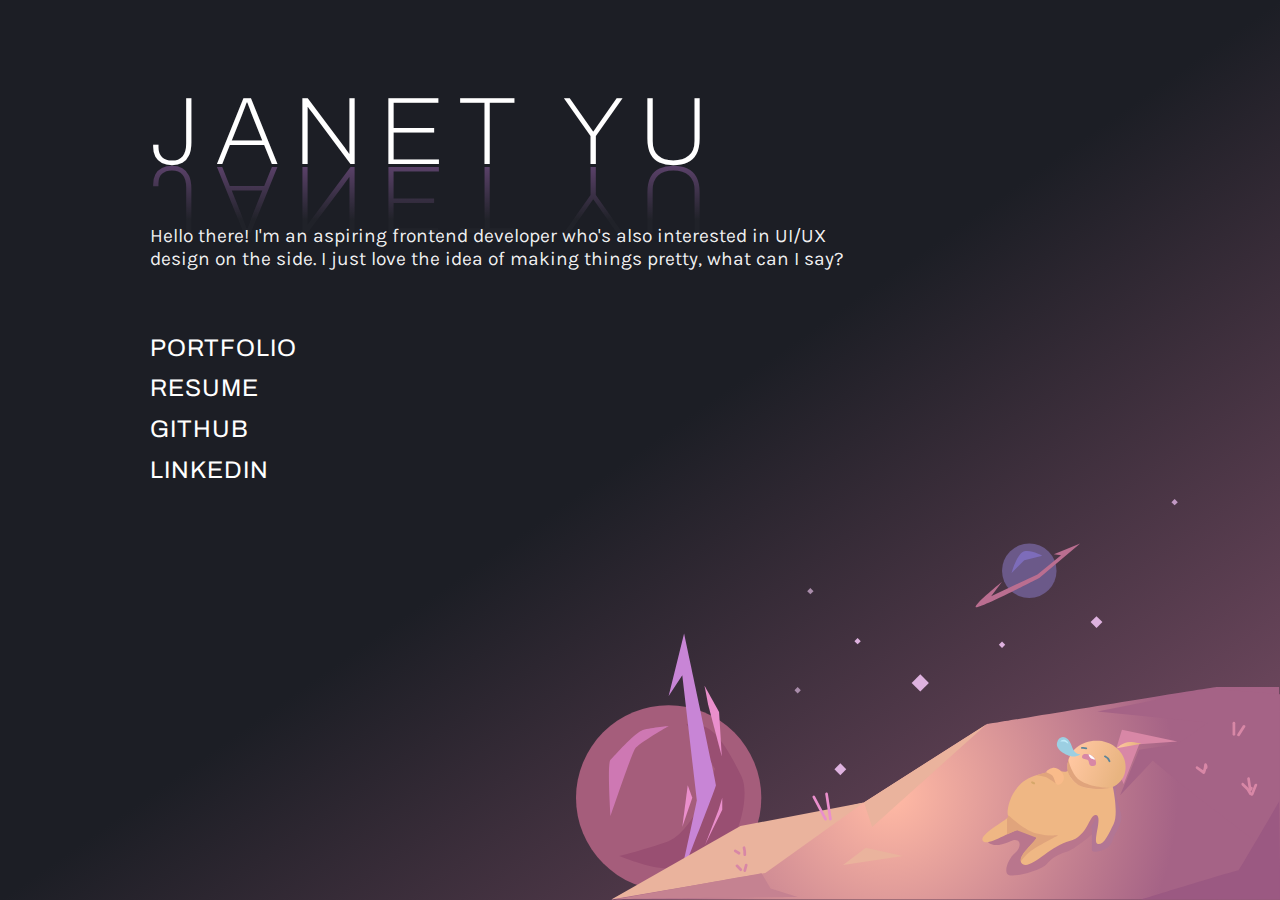
<file: index.html>
<!DOCTYPE html>
<html lang="en">
  <head>
    <meta charset="UTF-8" />
    <meta name="viewport" content="width=device-width, initial-scale=1.0" />
    <meta http-equiv="X-UA-Compatible" content="ie=edge" />
    <title>Janet Yu</title>
    <link rel="stylesheet" href="main.css" />
    <link
      href="https://fonts.googleapis.com/css?family=Archivo|Karla&display=swap"
      rel="stylesheet"
    />
  </head>
  <body>
    <div class="container">
      <div class="name-container">
        <h1 class="name">Janet Yu</h1>
      </div>
      <p class="bio">Hello there! I'm an aspiring frontend developer who's also interested in UI/UX design on the side. I just love the idea of making things pretty, what can I say?</p>
    <nav>
      <ul class="navigation">
        <li class="nav__list-item"><a href="portfolio.html">Portfolio</a></li>
        <li class="nav__list-item"><a href="resume.pdf" target="_blank">Resume</a></li>
        <li class="nav__list-item"><a href="https://github.com/janet-yu" target="_blank">github</a></li>
        <li class="nav__list-item"><a href="https://www.linkedin.com/in/janet-yu99/" target="_blank">linkedin</a></li>
      </ul>
    </nav>
    </div>
  </div>
</body>
 <svg
    xmlns:dc="http://purl.org/dc/elements/1.1/"
    xmlns:cc="http://creativecommons.org/ns#"
    xmlns:rdf="http://www.w3.org/1999/02/22-rdf-syntax-ns#"
    xmlns:svg="http://www.w3.org/2000/svg"
    xmlns="http://www.w3.org/2000/svg"
    xmlns:xlink="http://www.w3.org/1999/xlink"
    xmlns:sodipodi="http://sodipodi.sourceforge.net/DTD/sodipodi-0.dtd"
    xmlns:inkscape="http://www.inkscape.org/namespaces/inkscape"
    id="Layer_1"
    data-name="Layer 1"
    viewBox="0 0 775 441"
    version="1.1"
    sodipodi:docname="spaceboy.svg"
    inkscape:version="0.92.4 (f8dce91, 2019-08-02)"
  >
    <metadata id="metadata132">
      <rdf:RDF>
        <cc:Work rdf:about="">
          <dc:format>image/svg+xml</dc:format>
          <dc:type rdf:resource="http://purl.org/dc/dcmitype/StillImage" />
        </cc:Work>
      </rdf:RDF>
    </metadata>
    <sodipodi:namedview
      pagecolor="#ffffff"
      bordercolor="#666666"
      borderopacity="1"
      objecttolerance="10"
      gridtolerance="10"
      guidetolerance="10"
      inkscape:pageopacity="0"
      inkscape:pageshadow="2"
      inkscape:window-width="1853"
      inkscape:window-height="1002"
      id="namedview130"
      showgrid="false"
      inkscape:zoom="1.5136254"
      inkscape:cx="277.74188"
      inkscape:cy="177.60498"
      inkscape:window-x="67"
      inkscape:window-y="41"
      inkscape:window-maximized="1"
      inkscape:current-layer="Layer_1"
    />
    <defs id="defs15">
      <style id="style2">
        .cls-1 {
          fill: #a55d7b;
        }
        .cls-2 {
          fill: #6b5989;
        }
        .cls-3 {
          fill: #ba6e90;
        }
        .cls-4 {
          fill: url(#radial-gradient);
        }
        .cls-5 {
          fill: #a56386;
        }
        .cls-6 {
          fill: #994f72;
        }
        .cls-7 {
          fill: #c885d6;
        }
        .cls-8 {
          fill: #d887a6;
        }
        .cls-9 {
          fill: #eab39d;
        }
        .cls-10 {
          fill: #c58291;
        }
        .cls-11 {
          fill: #b9768d;
        }
        .cls-12 {
          fill: #b27694;
        }
        .cls-13 {
          fill: #efb784;
        }
        .cls-14 {
          fill: url(#linear-gradient);
        }
        .cls-15 {
          fill: #5e8599;
        }
        .cls-16 {
          fill: #e0a47c;
        }
        .cls-17 {
          fill: #d6a86b;
        }
        .cls-18 {
          fill: #f9bb8a;
        }
        .cls-19 {
          fill: #9ccfe2;
        }
        .cls-20 {
          fill: #c0ebf9;
        }
        .cls-21 {
          fill: #fff;
        }
        .cls-22 {
          fill: url(#linear-gradient-2);
        }
        .cls-23 {
          fill: #ce78b3;
        }
        .cls-24 {
          fill: #ea8fcc;
        }
        .cls-25 {
          fill: #7d6cba;
        }
        .cls-26 {
          fill: #deb2df;
        }
        .cls-27 {
          fill: #c299c4;
        }
        .cls-28 {
          fill: #a98caa;
        }
        .cls-29 {
          fill: #9b5982;
        }
      </style>
      <radialGradient
        id="radial-gradient"
        cx="936.52"
        cy="651"
        r="348.19"
        gradientUnits="userSpaceOnUse"
      >
        <stop offset="0.02" stop-color="#ffb9a4" id="stop4" />
        <stop offset="0.91" stop-color="#a56386" id="stop6" />
      </radialGradient>
      <linearGradient
        id="linear-gradient"
        x1="1136.56"
        y1="608.92"
        x2="1196.86"
        y2="633.6"
        gradientUnits="userSpaceOnUse"
      >
        <stop offset="0" stop-color="#ffc7a1" id="stop9" />
        <stop offset="0.87" stop-color="#e8b480" id="stop11" />
      </linearGradient>
      <linearGradient
        id="linear-gradient-2"
        x1="1186.14"
        y1="597.84"
        x2="1213.5"
        y2="597.84"
        xlink:href="#linear-gradient"
      />
    </defs>
    <title id="title17">spaceboy</title>
    <g id="closer-planet">
      <circle
        id="circle19"
        r="102"
        cy="329"
        cx="102"
        class="cls-1"
        style="fill: #a55d7b;"
      />
      <path
        id="path29"
        transform="translate(-591,-327)"
        d="m 744,624 c 0,0 -21,70 -54,81 -33,11 -51,15 -51,15 0,0 42.7,18.09 62.85,13 20.15,-5.09 56.72,-23 64.44,-37.54 C 774.01,680.92 781,648 773,632 c -8,-16 -20,-40 -33,-50 -13,-10 -26,-4 -28,-8 -2,-4 32,50 32,50 z"
        class="cls-6"
        inkscape:connector-curvature="0"
        style="fill: #994f72;"
      />
      <path
        transform="translate(-591,-327)"
        id="path31"
        d="m 693,544 17,-69 c 0,0 35,164 35,167 0,3 -41.84,109.25 -41,107 2.93,-7.85 20,-90 20,-90 L 708,521"
        class="cls-7"
        inkscape:connector-curvature="0"
        style="fill: #c885d6;"
      />
      <path
        transform="translate(-591,-327)"
        id="path97"
        d="m 629,676 c 0,0 -4,-58 0,-62 4,-4 26,-29 34,-32 8,-3 30,-5 30,-5 0,0 -33,19 -37,25 -4,6 -27,74 -27,74 z"
        class="cls-23"
        inkscape:connector-curvature="0"
        style="fill: #ce78b3;"
      />
      <polygon
        id="polygon99"
        points="145.5,226.5 160.5,283.5 157.5,234.5 141.5,205.5 "
        class="cls-24"
        style="fill: #ea8fcc;"
      />
      <polygon
        id="polygon101"
        points="128,329 117,361 123,315 "
        class="cls-24"
        style="fill: #ea8fcc;"
      />
      <polyline
        id="polyline103"
        points="157 342 142 381 161 342 161 329"
        class="cls-24"
        style="fill: #ea8fcc;"
      />
    </g>
    <path
      class="cls-4"
      d="M630,768l142-75,136-32,135-86s249-41,254-41h68l1,234H630Z"
      transform="translate(-591 -327)"
      id="path25"
    />
    <polygon
      class="cls-5"
      points="574 234 696 246 662 270 620 276 599 326 635 288 675.49 321.53 749 378 775 441 775 214.89 700.48 209.02 574 234"
      id="polygon27"
    />
    <polygon
      class="cls-8"
      points="591 287 601 254 662 267 620 270 602.91 313.69 591 287"
      id="polygon33"
    />
    <polygon
      class="cls-9"
      points="39 441 208.44 411.62 317 334 181 360 39 441"
      id="polygon35"
    />
    <polygon
      class="cls-9"
      points="319 340 326 361 452 248 317 334 319 340"
      id="polygon37"
    />
    <polyline class="cls-9" points="294 403 319 384 360 393" id="polyline39" />
    <path
      class="cls-10"
      d="M805.19,755.83,835,765.17S636.28,767,632,768s163.24-29,163.24-29Z"
      transform="translate(-591 -327)"
      id="path41"
    />
    <path
      class="cls-8"
      d="M1316.77,586V573.8a1.5,1.5,0,0,0-3,0V586a1.5,1.5,0,0,0,3,0Z"
      transform="translate(-591 -327)"
      id="path43"
    />
    <path
      class="cls-8"
      d="M1321.59,587.51l6.13-9.58c1-1.64-1.55-3.14-2.59-1.52L1319,586c-1,1.63,1.56,3.14,2.59,1.51Z"
      transform="translate(-591 -327)"
      id="path45"
    />
    <path
      class="cls-8"
      d="M771.38,715.74,767,713.08c-1.65-1-3.16,1.59-1.51,2.59l4.34,2.66c1.65,1,3.16-1.59,1.51-2.59Z"
      transform="translate(-591 -327)"
      id="path47"
    />
    <path
      class="cls-8"
      d="M778.3,718.67a24.2,24.2,0,0,0-.93-8.25,1.5,1.5,0,0,0-2.89.8,21.55,21.55,0,0,1,.82,7.45c-.12,1.93,2.88,1.92,3,0Z"
      transform="translate(-591 -327)"
      id="path49"
    />
    <path
      class="cls-8"
      d="M773.55,734.14l-4.32-4.4c-1.36-1.38-3.48.74-2.12,2.12l4.32,4.4c1.36,1.38,3.48-.74,2.12-2.12Z"
      transform="translate(-591 -327)"
      id="path51"
    />
    <path
      class="cls-8"
      d="M778.2,736.51l1.63-6.14a1.5,1.5,0,0,0-2.89-.79l-1.63,6.14a1.5,1.5,0,0,0,2.89.79Z"
      transform="translate(-591 -327)"
      id="path53"
    />
    <path
      class="cls-8"
      d="M1334.77,650.77a30.9,30.9,0,0,0-9.13-11.07c-1.53-1.18-3,1.43-1.52,2.59a27.69,27.69,0,0,1,8.06,10c.84,1.73,3.43.21,2.59-1.52Z"
      transform="translate(-591 -327)"
      id="path55"
    />
    <path
      class="cls-8"
      d="M1336.68,652.7l4.21-10.54c.71-1.79-2.19-2.57-2.9-.79l-4.2,10.53c-.71,1.8,2.19,2.58,2.89.8Z"
      transform="translate(-591 -327)"
      id="path57"
    />
    <path
      class="cls-8"
      d="M1333.18,644.61l-1.27,2,2.74.35-1.84-12.52c-.28-1.91-3.17-1.1-2.89.79l1.84,12.53c.2,1.37,2.11,1.34,2.74.36l1.27-2c1-1.63-1.56-3.14-2.59-1.51Z"
      transform="translate(-591 -327)"
      id="path59"
    />
    <path
      class="cls-11"
      d="M1132,715c-10,3-17,7-23,14s-39,16-43,11,2-18,8-23,7-12,3-14-6,1-17,4-17-2-16-5,17.13-10.44,21.56-14.22S1082,683,1090,683s47-1,54-7,14-16,20-11,15,10,12,15c-1.43,2.39-9.27,9.81-18.15,17.23l-2.59,2.14C1146.27,706.71,1136.76,713.57,1132,715Z"
      transform="translate(-591 -327)"
      id="path61"
    />
    <path
      class="cls-12"
      d="M1159,688v23c0,3-1,5,6,4s15-5,17-13,12-18,9-29-7-21-5-27-4-7-4-7-6,16-9,20-11,22-11,22l-6,10"
      transform="translate(-591 -327)"
      id="path63"
    />
    <path
      class="cls-8"
      d="M1282.69,626.85l-7.37-5.41-1.51,2.59,7.67,5.17a1.51,1.51,0,0,0,2.2-.9,30.27,30.27,0,0,0,1.87-8.92l-2.8.76a2.65,2.65,0,0,1,.48,2.11c-.38,1.89,2.51,2.7,2.89.8a5.67,5.67,0,0,0-.78-4.43,1.51,1.51,0,0,0-2.79.76,27.57,27.57,0,0,1-1.76,8.12l2.2-.89-7.67-5.17c-1.62-1.09-3,1.47-1.51,2.59l7.37,5.41c1.56,1.14,3-1.46,1.51-2.59Z"
      transform="translate(-591 -327)"
      id="path65"
    />
    <path
      class="cls-13"
      d="M1182.47,646.27s5.83,27.83.3,38.66-10.29,22.61-17.24,21.88,5.82-30.11-1.9-31.81-8.65,23.67-29.35,28.5-42.92,32.33-51.83,25.24,16.74-25.44,15.37-29.1-15.94-6.95-20.19-8.28-35.47,19.95-39,11.68,31.61-24.87,28.36-27c-3-2,.67-34.6,28-44s33.34-3.31,36-5c6.21-3.94,6-1,6-1l44.18,15.09Z"
      transform="translate(-591 -327)"
      id="path67"
    />
    <path
      class="cls-14"
      d="M1195.85,624.72c-.92,8.39-4.75,13.77-11.85,18.28-6.1,3.87-16.89,3.83-25,3-17.55-1.8-28.4-12.18-26.69-27.8s17.31-26.81,34.85-25S1197.55,609.1,1195.85,624.72Z"
      transform="translate(-591 -327)"
      id="path69"
    />
    <path
      class="cls-15"
      d="M1172.74,611.09a8.17,8.17,0,0,1,4.62,4.92c.41,1.21,2.34.69,1.93-.53a10.11,10.11,0,0,0-5.54-6.12c-1.17-.51-2.19,1.21-1,1.73Z"
      transform="translate(-591 -327)"
      id="path71"
    />
    <path
      class="cls-15"
      d="M1153.08,600.6a12,12,0,0,0-5.22-.55c-1.26.15-1.28,2.15,0,2a10.52,10.52,0,0,1,4.69.48c1.23.4,1.75-1.53.53-1.93Z"
      transform="translate(-591 -327)"
      id="path73"
    />
    <path
      class="cls-16"
      d="M1069,676.71s16,15.53,29,18.44,19,2.91,19,2.91L1098,700l-21.62-8.35-10.86,4.53V679l1.61-3.44"
      transform="translate(-591 -327)"
      id="path75"
    />
    <path
      class="cls-16"
      d="M1132,626s4,16,21,19,25,0,25,0-20,0-32-8c-9.49-6.32-13-23-13-23a56.81,56.81,0,0,0-1,6A58.25,58.25,0,0,0,1132,626Z"
      transform="translate(-591 -327)"
      id="path77"
    />
    <path
      class="cls-17"
      d="M1092.28,639.48a6.12,6.12,0,0,0,3.66,1.59c.41,0,.57-.44.43-.75a3.81,3.81,0,0,0-4.09-2.14.5.5,0,0,0-.3.73,3.25,3.25,0,0,0,2.24,1.94,1.89,1.89,0,0,0,2.09-1.19.49.49,0,0,0-.23-.56,6.73,6.73,0,0,0-3.42-1.1.51.51,0,0,0-.48.64,2,2,0,0,0,1.92,1.55.5.5,0,0,0,0-1,1,1,0,0,1-1-.82l-.48.63a5.67,5.67,0,0,1,2.92,1l-.23-.56c-.22.56-1,.56-1.43.31a3.12,3.12,0,0,1-1.08-1.3l-.29.73a2.84,2.84,0,0,1,3,1.68l.43-.75a5.08,5.08,0,0,1-3-1.29c-.48-.43-1.19.27-.71.7Z"
      transform="translate(-591 -327)"
      id="path79"
    />
    <path
      class="cls-16"
      d="M1080.66,725.86s5.84-8.36,13.84-13.36,25-14,27-15-23,1-23,2c0,.83-12.5,14.5-15.5,18.5A11,11,0,0,0,1080.66,725.86Z"
      transform="translate(-591 -327)"
      id="path81"
    />
    <path
      class="cls-18"
      d="M1108.49,627.88s1.1-3.45,7-4.75,13.28,5.35,12.58,11.39-6.54,9.34-8.74,5.44-3.45-8.84-5.49-9.74S1108.49,627.88,1108.49,627.88Z"
      transform="translate(-591 -327)"
      id="path83"
    />
    <path
      class="cls-19"
      d="M1146.5,607.5s-6,3-10-9-14-12-16-3,15,16,20,15S1146.5,607.5,1146.5,607.5Z"
      transform="translate(-591 -327)"
      id="path85"
    />
    <path
      class="cls-16"
      d="M1119,640s-8-6-11-7a69.49,69.49,0,0,0-9.74-1.78l9.91-3A21.59,21.59,0,0,1,1115,631C1116.86,632.24,1119,640,1119,640Z"
      transform="translate(-591 -327)"
      id="path87"
    />
    <path
      class="cls-20"
      d="M1124,594a4.33,4.33,0,0,1,4-2c3,0,5,3,5,4s-3-2-5-2Z"
      transform="translate(-591 -327)"
      id="path89"
    />
    <path
      class="cls-8"
      d="M1150,608s10.08-1.75,13,7c1,3,1,6-3,6-6.08,0-3-6-6-7s-6-1-6-3A3.7,3.7,0,0,1,1150,608Z"
      transform="translate(-591 -327)"
      id="path91"
    />
    <path
      class="cls-21"
      d="M1155,608c-.1-1,1,3.65,4,5s3.32.39,3.32.39c.49,0-2.32-3.39-4.32-4.39A12.46,12.46,0,0,0,1155,608Z"
      transform="translate(-591 -327)"
      id="path93"
    />
    <path
      class="cls-22"
      d="M1186.14,601.26c.36.24,7.36-7.76,16.36-6.76s11,2,11,2Z"
      transform="translate(-591 -327)"
      id="path95"
    />
    <path
      class="cls-24"
      d="M867,678.7l-12.94-24.51c-.9-1.71-3.49-.2-2.59,1.51l12.94,24.51c.91,1.71,3.5.2,2.59-1.51Z"
      transform="translate(-591 -327)"
      id="path105"
    />
    <path
      class="cls-24"
      d="M872.55,679l-4.31-27.93c-.3-1.9-3.19-1.1-2.9.8l4.31,27.93c.3,1.9,3.19,1.1,2.9-.8Z"
      transform="translate(-591 -327)"
      id="path107"
    />
    <g id="faraway-planet">
      <circle id="circle21" r="30" cy="79" cx="499" class="cls-2" />
      <path
        id="path23"
        transform="translate(-591 -327)"
        d="M1117.06,387.91,1146,376l-45,38s-68,35-70,32,29-28,29-28l-12,16,51-24,26-21"
        class="cls-3"
      />
      <path
        id="path109"
        transform="translate(-591 -327)"
        d="M1070.5,408.5s6-22,14-24,20,5,20,5l-20,5Z"
        class="cls-25"
      />
    </g>
    <rect
      class="cls-26"
      x="963.29"
      y="522.79"
      width="13.43"
      height="13.43"
      transform="translate(67.52 -857.81) rotate(45)"
      id="rect111"
    />
    <rect
      class="cls-26"
      x="877.41"
      y="619.91"
      width="9.19"
      height="9.19"
      transform="translate(108.92 -767.76) rotate(45)"
      id="rect113"
    />
    <rect
      class="cls-26"
      x="1159.41"
      y="457.91"
      width="9.19"
      height="9.19"
      transform="translate(76.97 -1014.62) rotate(45)"
      id="rect115"
    />
    <rect
      class="cls-27"
      x="1247.53"
      y="328.03"
      width="4.94"
      height="4.94"
      transform="translate(8.82 -1114.09) rotate(45)"
      id="rect117"
    />
    <rect
      class="cls-26"
      x="898.53"
      y="481.03"
      width="4.94"
      height="4.94"
      transform="translate(14.78 -822.5) rotate(45)"
      id="rect119"
    />
    <rect
      class="cls-26"
      x="1057.53"
      y="485.03"
      width="4.94"
      height="4.94"
      transform="translate(64.18 -933.76) rotate(45)"
      id="rect121"
    />
    <rect
      class="cls-28"
      x="846.53"
      y="426.03"
      width="4.94"
      height="4.94"
      transform="translate(-39.34 -801.84) rotate(45)"
      id="rect123"
    />
    <rect
      class="cls-28"
      x="832.53"
      y="535.03"
      width="4.94"
      height="4.94"
      transform="translate(33.64 -760.01) rotate(45)"
      id="rect125"
    />
    <path
      class="cls-29"
      d="M1213,768s103-32,107-32c1.06,0,45-76,45-76l1,73v35Z"
      transform="translate(-591 -327)"
      id="path127"
    />
  </svg>
</html>
</file>
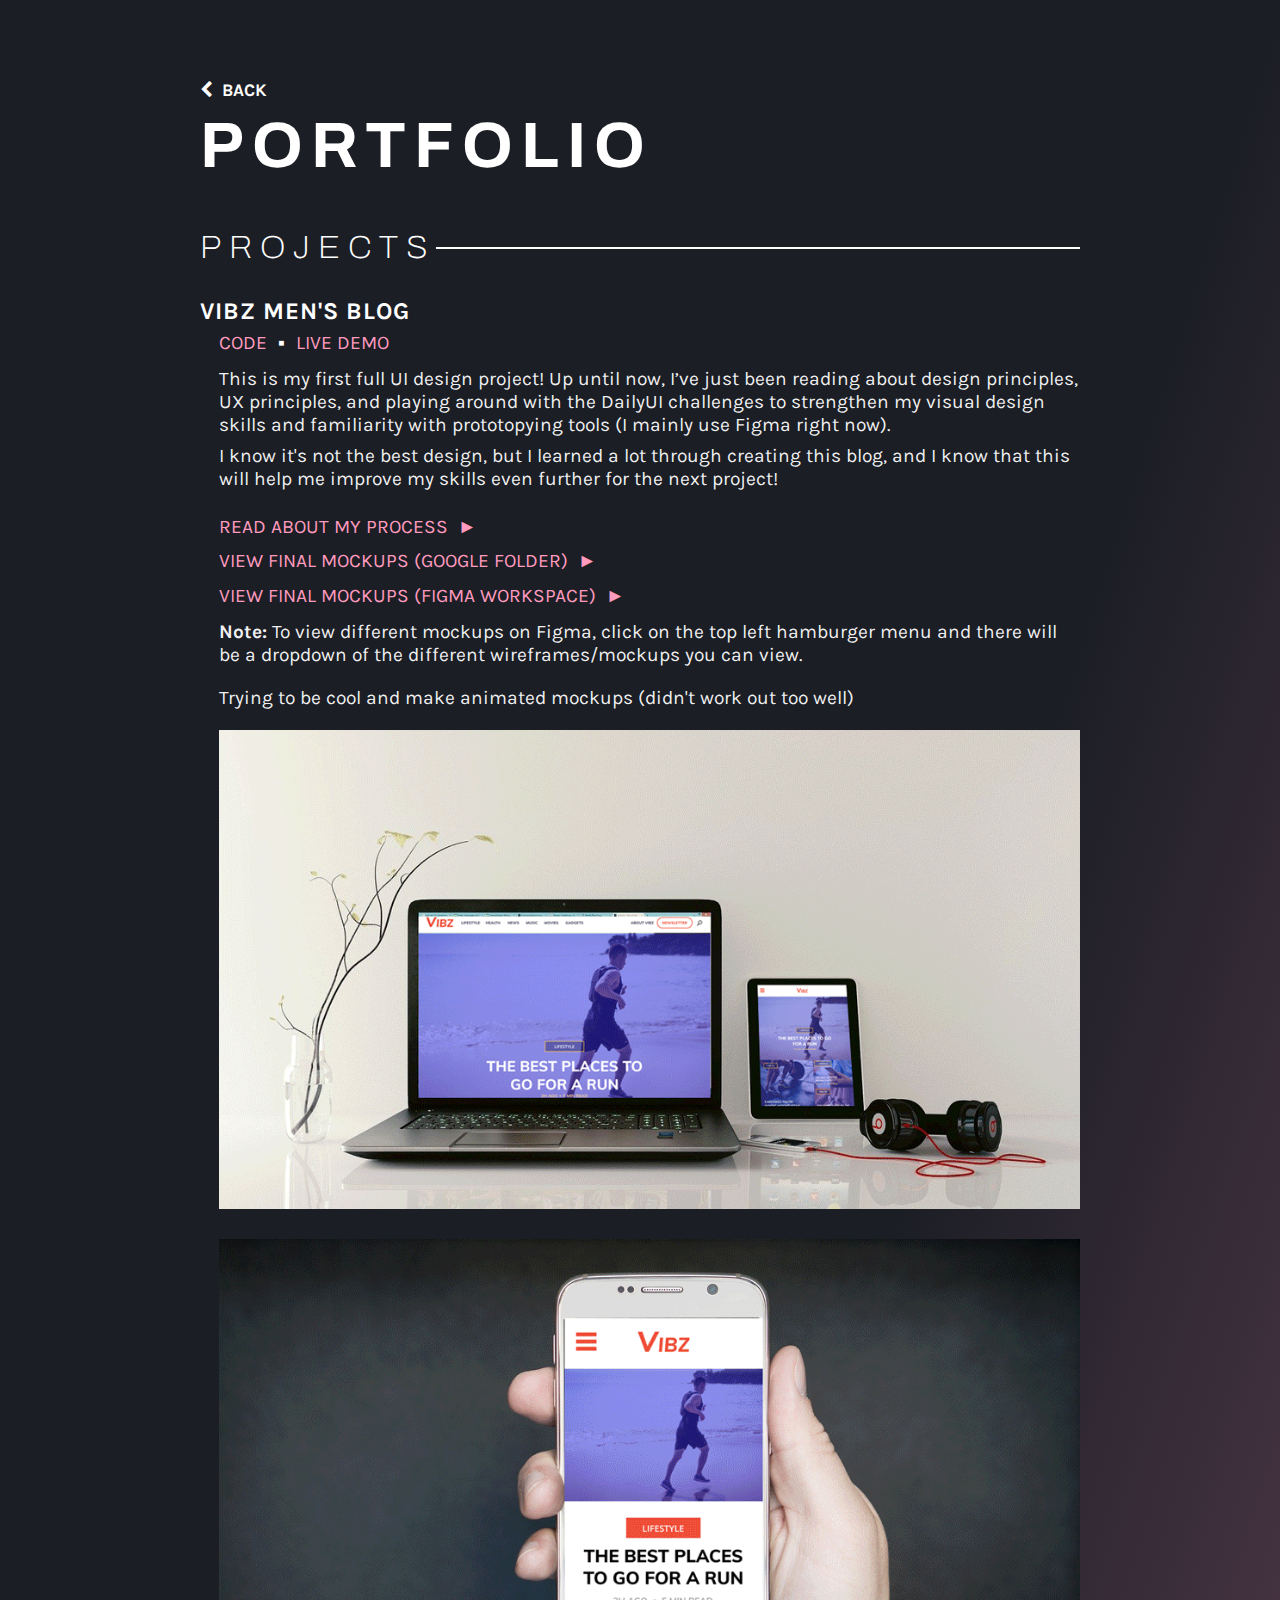
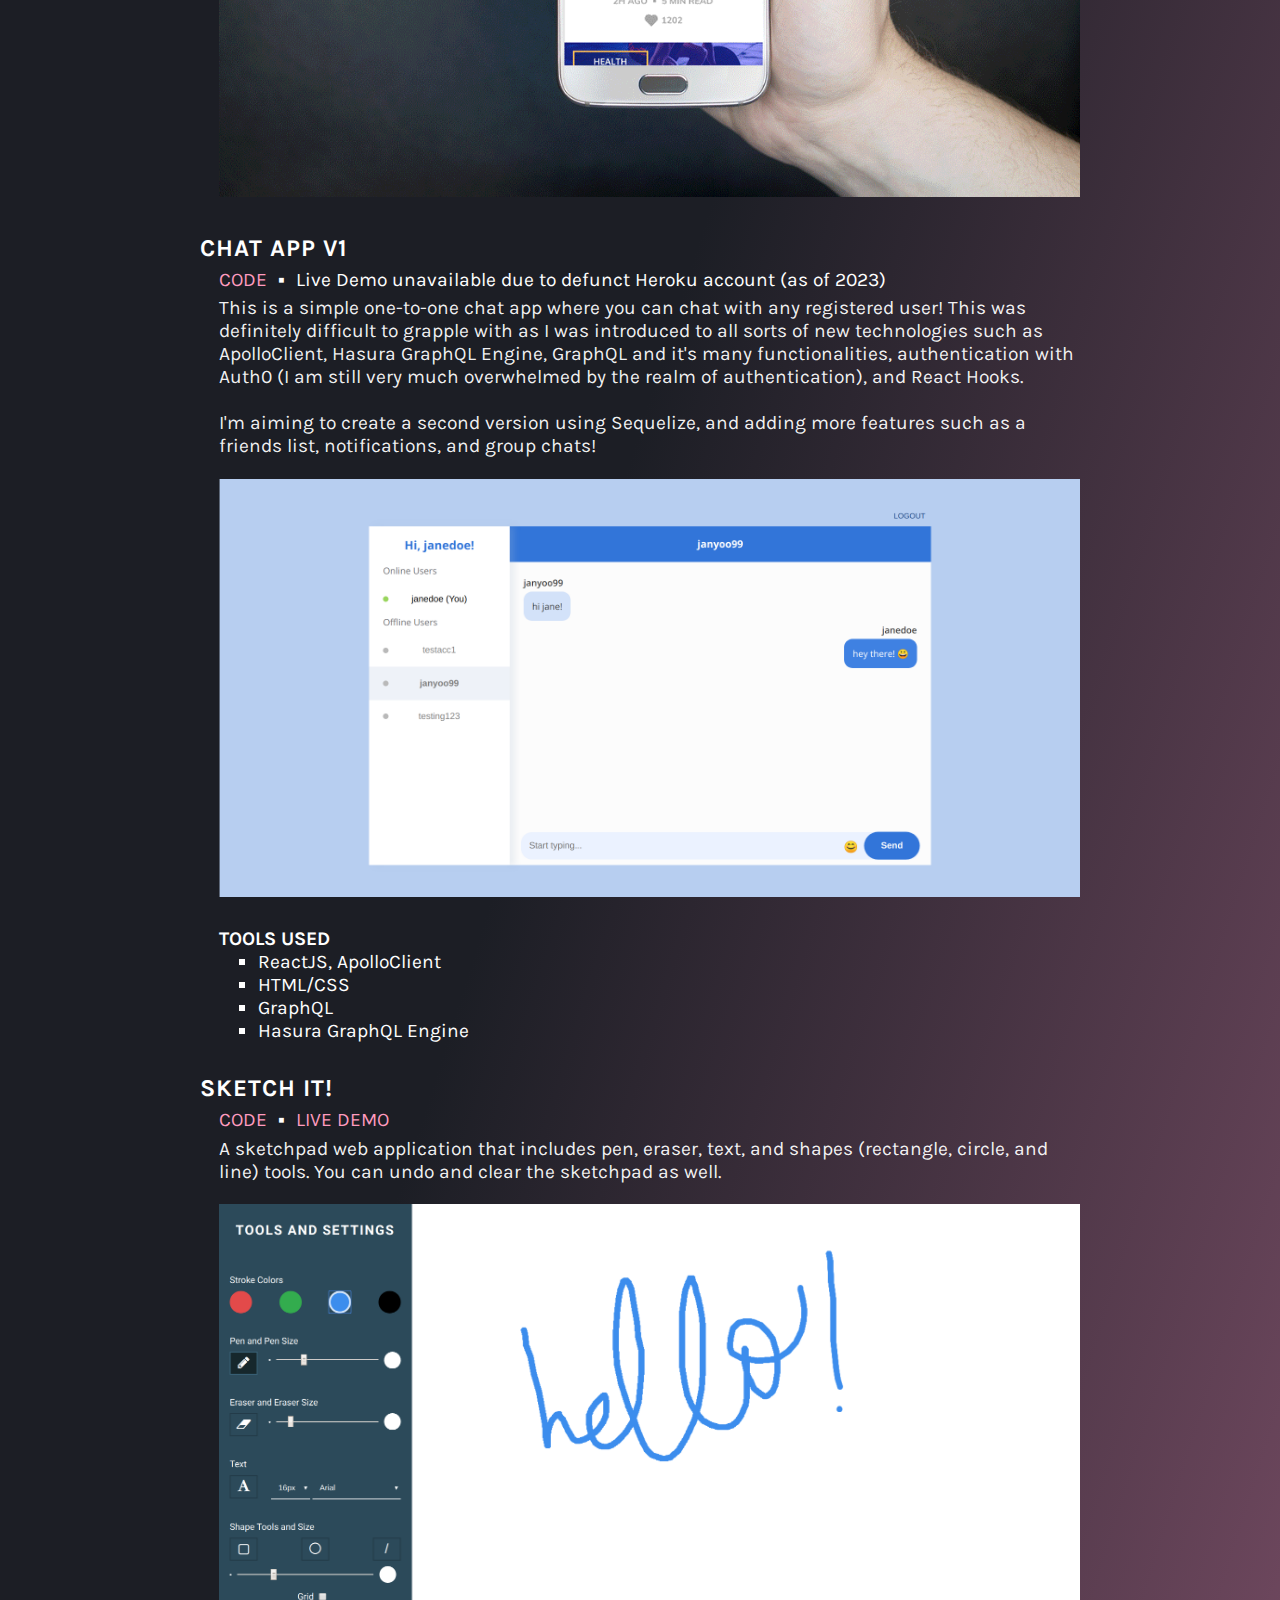
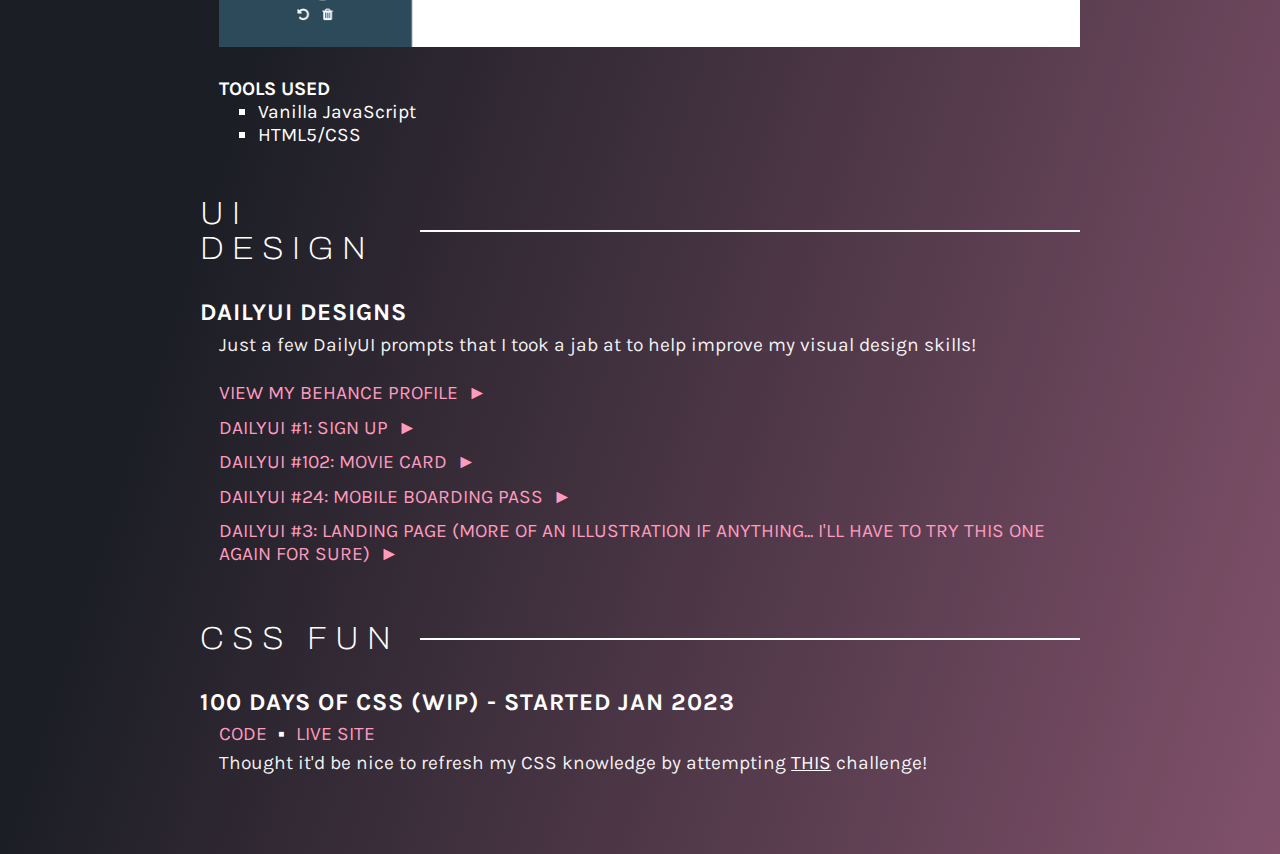
<file: portfolio.html>
<!DOCTYPE html>
<html lang="en">
  <head>
    <meta charset="UTF-8" />
    <meta name="viewport" content="width=device-width, initial-scale=1.0" />
    <meta http-equiv="X-UA-Compatible" content="ie=edge" />
    <link rel="stylesheet" href="portfolio.css" />
    <link
      href="https://fonts.googleapis.com/css?family=Archivo|Karla&display=swap"
      rel="stylesheet"
    />
    <link
      href="https://stackpath.bootstrapcdn.com/font-awesome/4.7.0/css/font-awesome.min.css"
      rel="stylesheet"
      integrity="sha384-wvfXpqpZZVQGK6TAh5PVlGOfQNHSoD2xbE+QkPxCAFlNEevoEH3Sl0sibVcOQVnN"
      crossorigin="anonymous"
    />
    <title>Portfolio</title>
  </head>
  <body>
    <div class="container">
      <header>
        <div class="back-btn-container">
          <a href="index.html"
            ><i class="fa fa-chevron-left" aria-hidden="true"></i>Back</a
          >
        </div>
        <h1>Portfolio</h1>
      </header>
      <div class="projects-container">
        <div class="project-type">
          <div class="project-type__title-container">
            <h2 class="project-type__title">Projects</h2>
            <span class="title__bar"></span>
          </div>
          <div class="project">
            <h3 class="project-title">vibz men's blog</h3>
            <div class="project-details">
              <ul class="details__programming-proj-links proj-links">
                <li>
                  <a href="https://github.com/janet-yu/vibz_blog" target="_blank"
                    >Code</a
                  >
                </li>
                <li>&#9642;&#xfe0e;</li>
                <li>
                  <a
                    href="https://kind-lamarr-76b792.netlify.com/"
                    target="_blank"
                    >Live Demo</a
                  >
                </li>
              </ul>
              <p class="details__project-desc">
                This is my first full UI design project! Up until now, I’ve just
                been reading about design principles, UX principles, and playing
                around with the DailyUI challenges to strengthen my visual
                design skills and familiarity with prototopying tools (I mainly
                use Figma right now).
              </p>
              <p class="details__project-desc">
                I know it's not the best design, but I learned a lot through
                creating this blog, and I know that this will help me improve my
                skills even further for the next project!
              </p>
              <ul class="details__design-proj-links proj-links">
                <li>
                  <a
                    href="https://docs.google.com/document/d/1P_kqjvvTvqSHb0KntwUdRPjXSpveN6-YYb8G0RSM5nU/edit?usp=sharing"
                    target="_blank"
                    >Read about my process</a
                  >
                </li>
                <li>
                  <a
                    href="https://drive.google.com/open?id=1vZSMLqT4ZzCIzl_vjEYzapwVa1UrkhVy"
                    target="_blank"
                    >View final mockups (google folder)</a
                  >
                </li>
                <li>
                  <a
                    href="https://www.figma.com/file/FlP69BSQTeYZzBmSMmW6gy/Vibz-Blog-Wireframes?node-id=7%3A3"
                    target="_blank"
                    >View final mockups (Figma Workspace)</a
                  >
                </li>
                <p class="details__project-desc">
                  <strong>Note:</strong> To view different mockups on Figma,
                  click on the top left hamburger menu and there will be a
                  dropdown of the different wireframes/mockups you can view.
                </p>
              </ul>
              <p class="subtitle">
                Trying to be cool and make animated mockups (didn't work out too
                well)
              </p>
              <img
                src="img/laptop-tablet-mockupgif.gif"
                alt="Laptop and tablet mockups for this mens website concept."
              />
              <img src="img/android-mockup.gif" alt="" />
            </div>
          </div>
          <div class="project">
            <h3 class="project-title">Chat App V1</h3>
            <div class="project-details">
              <ul class="details__programming-proj-links proj-links">
                <li>
                  <a href="https://github.com/janet-yu/chat_app" target="_blank"
                    >Code</a
                  >
                </li>
                <li>&#9642;&#xfe0e;</li>
                <li>
                  Live Demo unavailable due to defunct Heroku account (as of 2023)
                </li>
              </ul>
              <p class="project-desc">
                This is a simple one-to-one chat app where you can chat with any
                registered user! This was definitely difficult to grapple with
                as I was introduced to all sorts of new technologies such as
                ApolloClient, Hasura GraphQL Engine, GraphQL and it's many
                functionalities, authentication with Auth0 (I am still very much
                overwhelmed by the realm of authentication), and React Hooks.
              </p>
              <br />
              <p>
                I'm aiming to create a second version using Sequelize, and
                adding more features such as a friends list, notifications, and
                group chats!
              </p>
              <img
                src="img/chats_screenshot.png"
                alt="Screenshot of my chat app with an input for expenses and income"
              />
              <h4 class="tools-used-title">Tools Used</h4>
              <ul class="tools-used-list">
                <li>ReactJS, ApolloClient</li>
                <li>HTML/CSS</li>
                <li>GraphQL</li>
                <li>Hasura GraphQL Engine</li>
              </ul>
            </div>
            <!-- chat app v1 details -->
          </div>
          <div class="project">
            <h3 class="project-title">Sketch It!</h3>
            <div class="project-details">
              <ul class="details__programming-proj-links proj-links">
                <li>
                  <a
                    href="https://github.com/janet-yu/budget_app"
                    target="_blank"
                    >Code</a
                  >
                </li>
                <li>&#9642;&#xfe0e;</li>
                <li>
                  <a
                    href="https://condescending-curran-500ec8.netlify.app/"
                    target="_blank"
                    >Live Demo</a
                  >
                </li>
              </ul>
              <p class="project-desc">
                A sketchpad web application that includes pen, eraser, text, and
                shapes (rectangle, circle, and line) tools. You can undo and
                clear the sketchpad as well.
              </p>
              <img
                src="img/sketchpad.png"
                alt="HTML5 sketchpad with 'hello' written on the canvas"
              />
              <h4 class="tools-used-title">Tools Used</h4>
              <ul class="tools-used-list">
                <li>Vanilla JavaScript</li>
                <li>HTML5/CSS</li>
              </ul>
            </div>
            <!-- sketchpad tracker details -->
          </div>
        <div class="project-type">
          <div class="project-type__title-container">
            <h2 class="project-type__title">ui design</h2>
            <span class="title__bar"></span>
          </div>
          
          <!-- div project -->
          <div class="project">
            <h3 class="project-title">DailyUI Designs</h3>
            <div class="project-details">
              <p class="details__project-desc">
                Just a few DailyUI prompts that I took a jab at to help improve
                my visual design skills!
              </p>
              <ul class="details__design-proj-links proj-links">
                <li>
                  <a href="https://www.behance.net/janettyu996db1" target="_blank"
              >View my Behance Profile</a
            >
                </li>
                <li>
                  <a
                    href="https://www.figma.com/file/LA8ybrEBJ0m6tMcryC2XlqyS/DailyUI-1-Sign-Up-Form?node-id=0%3A1"
                    target="_blank"
                    >DailyUI #1: Sign Up</a
                  >
                </li>
                <li>
                  <a
                    href="https://www.figma.com/file/TgDw0lyrokOkcp2sqqHN6R/DailyUI-102-Movie-Card"
                    target="_blank"
                    >DailyUI #102: Movie Card</a
                  >
                </li>
                <li>
                  <a
                    href="https://www.figma.com/file/KBZmkPPBvhRJsm6qIM6vJV/Daily-UI-24-Boarding-Pass?node-id=0%3A1"
                    target="_blank"
                    >DailyUI #24: Mobile Boarding Pass</a
                  >
                </li>
                <li>
                  <a href="img/landingpageconcept.jpeg" target="_blank"
                    >DailyUI #3: Landing Page (more of an illustration if
                    anything... I'll have to try this one again for sure)</a
                  >
                </li>
              </ul>
            </div>
            <!-- div project-details -->
          </div>
        </div>
        <!-- end of ui projects -->
      </div>
      <div class='project-type'>
         <div class="project-type__title-container">
            <h2 class="project-type__title">CSS Fun</h2>
            <span class="title__bar"></span>
          </div>
          
          <div class="project">
            <h3 class="project-title">100 Days of CSS (WIP) - started Jan 2023</h3>
             <div class="project-details">
              <ul class="details__programming-proj-links proj-links">
                <li>
                  <a href="https://github.com/janet-yu/100-days-css" target="_blank"
                    >Code</a
                  >
                </li>
                <li>&#9642;&#xfe0e;</li>
                <li>
                  <a href="https://aquamarine-meringue-406e06.netlify.app/" target="_blank"
                    >Live Site</a
                  >
                </li>
              </ul>
              <p class="project-desc">
                Thought it'd be nice to refresh my CSS knowledge by attempting <a style="text-decoration: underline;" href="https://100dayscss.com/" target="_blank">this</a> challenge!
              </p>
            </div>
          </div>
      </div>
    </div>
  </body>
</html>
</file>
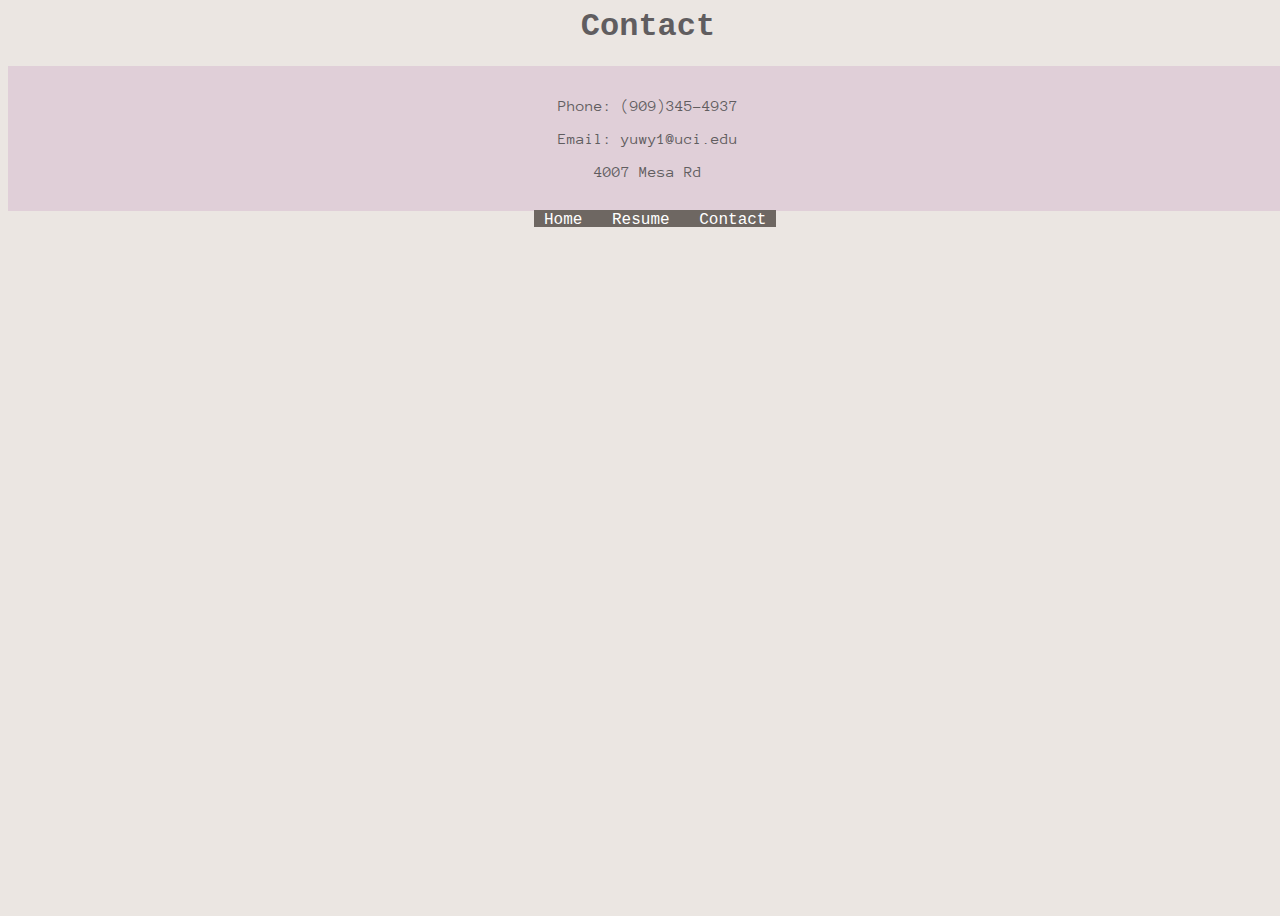
<file: v2/contact.html>
<html>
  <head>
    <link rel="stylesheet" href= "style.css">
    <link href='https://fonts.googleapis.com/css?family=Anonymous Pro' rel='stylesheet'>
    <meta charset="utf-8">
    <meta name="viewport" content="width=device-width, initial-scale=1.0">
    <title> Janet Yu </title>
  </head>
  <body>
    <h1> Contact </h1>
    <div id = "about">
      <p> Phone: (909)345-4937</p>
      <p> Email: yuwy1@uci.edu</p>
      <p> 4007 Mesa Rd </p>
      <navbar>
      <ul>
        <li><a href = "index.html"> Home </a></li>
        <li><a href = "resume.html"> Resume </a></li>
        <li><a href = "contact.html"> Contact </a></li>
      </ul>
      </navbar>
    </div>
  </body>
</html>
</file>
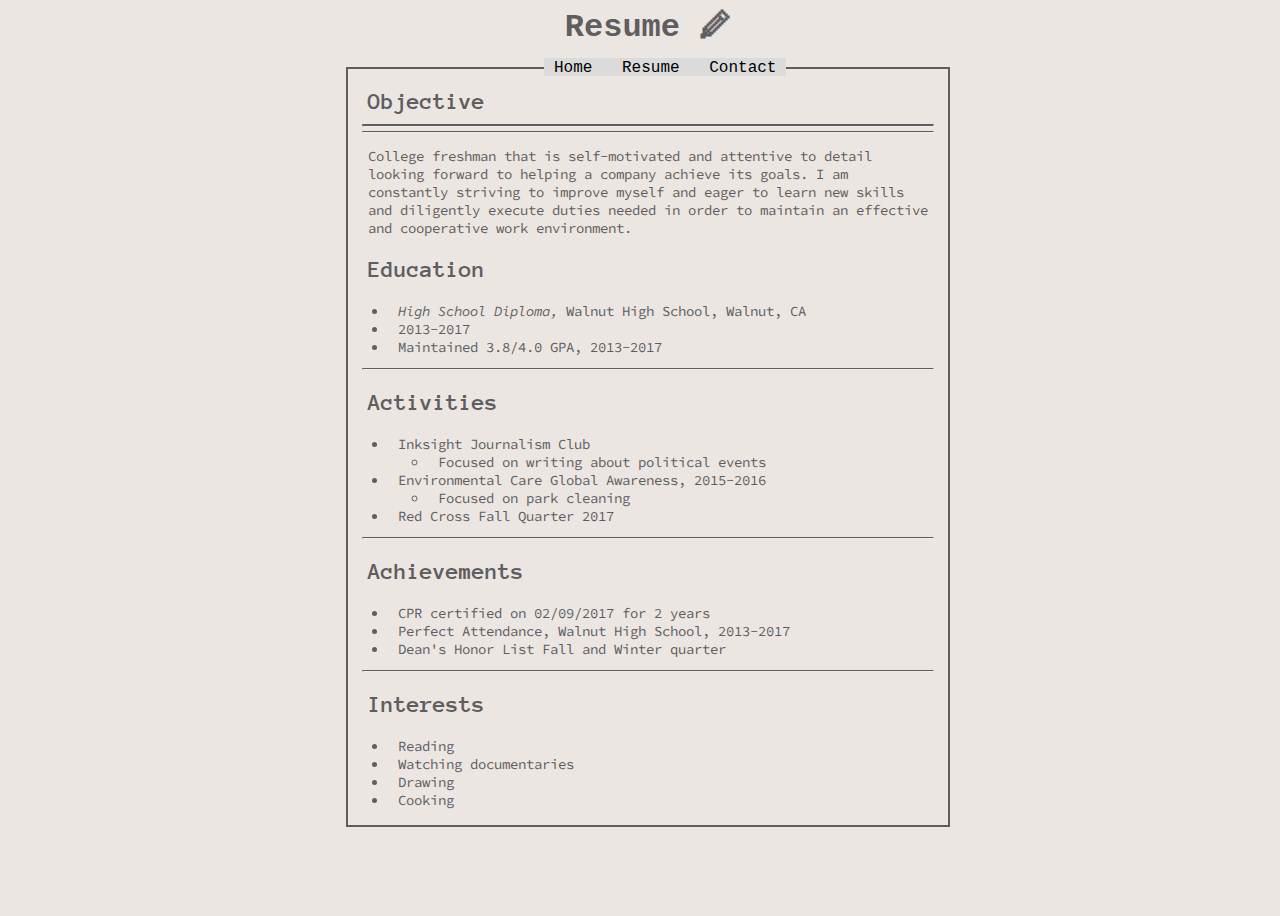
<file: v2/resume.html>
<html>
  <head>
    <link rel="stylesheet" href= "style.css">
    <link href='https://fonts.googleapis.com/css?family=Anonymous Pro' rel='stylesheet'>
    <link href='https://fonts.googleapis.com/css?family=Source Code Pro' rel='stylesheet'>
    <meta charset="utf-8">
    <meta name="viewport" content="width=device-width, initial-scale=1.0">
    <title> Janet Yu </title>
  </head>
  <body><h1> Resume 🖉 </h1>
    <section id = "resbody">

      <navbar id = "resnav">
        <ul>
          <li><a href = "index.html"> Home </a></li>
          <li><a href = "resume.html"> Resume </a></li>
          <li><a href = "contact.html"> Contact </a></li>
        </ul>
      </navbar>
      <h2> Objective </h2>
      <hr id = "firstline"/>
      <hr id = "secondline"/>
      <p> College freshman that is self-motivated and attentive to detail looking forward to helping a company achieve its goals. I am constantly striving to improve myself and eager to learn new skills and diligently execute duties needed in order to maintain an effective and cooperative work environment.
      </p>
      <h2> Education </h2>
        <ul>
          <li><em>High School Diploma,</em> Walnut High School, Walnut, CA </li>
          <li> 2013-2017 </li>
          <li> Maintained 3.8/4.0 GPA, 2013-2017 </li>
        </ul>
      <hr/>
      <h2> Activities </h2>
        <ul>
          <li> Inksight Journalism Club </li>
          <ul>
            <li> Focused on writing about political events</li>
          </ul>
          <li> Environmental Care Global Awareness, 2015-2016</li>
          <ul>
            <li> Focused on park cleaning </li>
          </ul>
          <li> Red Cross Fall Quarter 2017 </li>
        </ul>
      <hr/>
      <h2> Achievements </h2>
        <ul>
          <li>CPR certified on 02/09/2017 for 2 years</li>
          <li>Perfect Attendance, Walnut High School, 2013-2017</li>
          <li>Dean's Honor List Fall and Winter quarter</li>
        </ul>
      <hr/>
      <h2> Interests </h2>
        <ul>
          <li>Reading</li>
          <li>Watching documentaries</li>
          <li>Drawing</li>
          <li>Cooking</li>
        </ul>
    </section>
  </body>
  </html>
</file>
<file: main.css>
* {
  margin: 0;
  padding: 0;
  box-sizing: border-box;
}

html {
  background: linear-gradient(to bottom right, #1c1e25 50%, #81516b);
  height: 100vh;
  font-family: 'Karla', 'Archivo', sans-serif;
  position: relative;
}

h1,
h2,
h3,
h4 {
  font-family: 'Archivo';
  letter-spacing: 15px;
  text-transform: uppercase;
  color: #fff;
}

a {
  color: #fff;
  text-decoration: none;
}

ul {
  list-style: none;
}

p {
  color: rgba(255, 255, 255, 95%);
}

svg {
  position: absolute;
  bottom: 0;
  right: 0;
  z-index: -1;
  filter: grayscale(0%);
}
/* design for mobile first */

.container {
  margin: 20px;
  font-size: 1rem; /* set parent font size */
  height: 100%;
  text-align: center;
}

.name-container {
  margin: 40px 0 40px 0;
  text-align: center;
}
.name {
  font-weight: lighter;
  position: relative;
  display: inline;
  font-size: 1.6em;
}

.name::after {
  content: 'Janet Yu';
  position: absolute;
  left: 0;
  top: 64%;
  -moz-transform: scale(1, -1);
  -webkit-transform: scale(1, -1);
  -o-transform: scale(1, -1);
  -ms-transform: scale(1, -1);
  transform: scale(1, -1);
  background: -webkit-linear-gradient(rgba(255, 255, 255, 2%) 30%, #704d81);
  -webkit-background-clip: text;
  -webkit-text-fill-color: transparent;
}

.navigation {
  text-align: center;
}

.nav__list-item {
  text-transform: uppercase;
  font-size: 1.3em;
  line-height: 1.7;
  font-family: 'Archivo', sans-serif;
  letter-spacing: 1px;
}

.bio {
  margin-bottom: 3em;
  font-size: 1.1em;
}

/* Tablets 600px >= */
@media screen and (min-width: 600px) {
  .container {
    margin: 0 100px;
  }
}

@media screen and (min-width: 768px) {
  .container {
    text-align: left;
  }
  .name-container {
    text-align: left;
  }
  .name {
    font-size: 4em;
  }
  .navigation {
    text-align: left;
  }
  .bio {
    max-width: 550px;
  }
}

/* Big tablet -> common laptops size */
@media screen and (min-width: 1024px) {
  /* html {
    background-size: 50%, 100%;
  } */

  .container {
    text-align: left;
  }

  @keyframes float {
    0% {
      transform: translate(0, 0);
    }
    25% {
      transform: translate(5px, 10px);
    }
    50% {
      transform: translate(20px, -10px);
    }
    100% {
      transform: translate(0, 0);
    }
  }
  svg {
    width: 55%;
  }

  #closer-planet {
    animation: float 6s linear infinite;
    transform: translate(0, 0);
  }
  #faraway-planet {
    animation: float 8s linear infinite;
  }

  .container {
    margin: 80px 150px;
  }

  .name-container {
    text-align: left;
  }

  .name {
    font-size: 6em;
  }

  .bio {
    max-width: 700px;
    font-size: 1.2em;
  }

  .navigation {
    text-align: left;
  }

  .nav__list-item {
    font-size: 1.5em;
  }
  .nav__list-item a {
    position: relative;
  }

  .nav__list-item a:after {
    content: '';
    position: absolute;
    left: 0;
    bottom: -3px;
    height: 2px;
    width: 100%;
    transform: scaleX(0);
    background-color: #ff9bbf;
    transition: all 0.5s ease;
  }

  a:hover::after {
    transform: scaleX(1);
  }
}

@media screen and (min-width: 2304px) {
  .container {
    font-size: 1.5rem;
  }
  .bio {
    max-width: 1024px;
  }
}

@media screen and (min-width: 3840px) {
  .container {
    font-size: 3rem;
    max-width: 2360px;
    margin: 200px;
  }

  .bio {
    max-width: 2048px;
  }
}
</file>
<file: portfolio.css>
* {
  margin: 0;
  padding: 0;
  box-sizing: border-box;
}

html,
body {
  min-height: 100%; /* so bg can extend the whole height */
}

html {
  font-family: 'Karla', 'Archivo', sans-serif;
  position: relative;
  color: #fff;
}

body {
  background: linear-gradient(to bottom right, #1c1e25 50%, #81516b);
}

h1,
h2,
h3,
h4 {
  text-transform: uppercase;
}

h1,
h2 {
  font-family: 'Archivo';
  letter-spacing: 15px;
  color: #fff;
}

a {
  color: #fff;
  text-decoration: none;
  text-transform: uppercase;
  transition: color 0.3s ease;
}

ul {
  list-style: none;
}

p {
  color: rgba(255, 255, 255, 95%);
}

h1,
h2,
h3 {
  letter-spacing: 8px;
}

img {
  width: 100%;
}

img:first-of-type {
  margin: 1.1em 0 1.3em 0;
}

.proj-links a {
  color: #ff9bbf;
}

.proj-links a:hover {
  color: #fff;
}
/* design for mobile */
h1 {
  font-size: 1.6em;
}

.container {
  margin: 20px;
  font-size: 1rem;
}

header {
  text-align: center;
  margin-top: 20px;
}

.back-btn-container {
  margin-bottom: 0.7em;
}
.fa-chevron-left {
  margin-right: 0.5em;
}

.back-btn-container a {
  font-weight: bold;
  font-size: 1.1em;
}

.back-btn-container a:hover {
  color: #ff9bbf;
}

.project-type__title-container {
  display: flex;
  align-items: center;
}

.project-type__title {
  font-size: 1.5em;
  flex: 1;
}

.title__bar {
  height: 2px;
  background: #fff;
  flex: 3;
}

.project-title {
  font-family: 'Karla';
  letter-spacing: 1px;
  font-size: 1.5em;
}

.project-type {
  margin: 50px 0;
}

.project {
  margin: 2em 0 1.5em 0;
}

.project-details {
  font-size: 1.2em;
}

.details__project-desc {
  margin: 0.4em 0;
}

.tools-used-list {
  list-style: square;
  margin: 0 2em;
}

.project-details {
  margin-left: 1em;
}

.details__design-proj-links {
  margin: 1em 0;
}

.details__design-proj-links a {
  margin: 0.3em 0;
  display: inline-block;
}

.details__design-proj-links a::after {
  content: '\25BA';
  display: inline-block;
  position: relative;
  left: 0.5em;
}

.details__programming-proj-links li {
  display: inline-block;
  margin: 0.3em 0;
}

.details__programming-proj-links li:nth-of-type(2) {
  margin: 0 0.3em;
}

.details__demo-code-links {
  display: flex;
  margin: 0 auto;
  justify-content: center;
  margin-bottom: 8px;
}

.details__demo-code-links li {
  min-width: 230px;
}

.details__demo-code-links li:nth-child(2) {
  margin-left: 24px;
}

.details__project-link-btn {
  border: 2px solid #ff9bbf;
  color: #ff9bbf;
  padding: 8px;
  display: inline-block;
  width: 100%;
  text-align: center;
  transition: border 0.3s ease-in-out, color 0.3s ease-in-out;
}

.details__project-link-btn:hover {
  color: #fff;
  border-color: #fff;
}

@media screen and (min-width: 768px) {
  .container {
    margin: 50px;
  }

  header {
    text-align: left;
  }

  header h1 {
    font-size: 4em;
  }

  .project-type__title {
    font-size: 2em;
    font-weight: lighter;
  }
}

@media screen and (min-width: 1024px) {
  .container {
    margin: 80px 200px;
  }

  .details__design-proj-links a:hover {
    color: #fff;
  }
}

@media screen and (min-width: 1366px) {
  .container {
    margin: 80px auto;
    max-width: 980px;
  }
}

@media screen and (min-width: 2304px) {
  .container {
    font-size: 1.5rem;
    max-width: 1366px;
  }
}

@media screen and (min-width: 3840px) {
  .container {
    font-size: 3em;
    max-width: 2360px;
  }
}
</file>
<file: v2/style.css>
body{
  height:100%;
  width:100%;
  background-color: #EBE6E2;
}
navbar ul{
    list-style-type: none;
    margin: 0 auto;
}
navbar li{
  display: inline;
  background-color: #6E6762;
}
navbar li a {
    font-family: Courier;
    color:#FFFFFF;
    text-decoration: none;
    text-align: center;
    padding:10px;
    font-size: 16px;
}
navbar{
  position: absolute;
  margin-left:-154px;
  margin-top: 15px;
}
navbar a:hover{
  background-color: #000000;
  color: #ffffff;
  transition:0.5s;
  font-weight: bold;
}

#about{
  text-align: center;
  margin:auto;
  padding: 15px;
  background-color: #E0CFD8;
  min-width: 300px;
}
#container{
  margin:auto;
  width:500px;
  margin-top:50px;
}
#container h1{
  display: inline;
  position: absolute;
  width:300px;
  margin-top:20px;
  text-align: center;
  font-family: Courier;
  color:#605D5F;
}
img{ /*research about this*/
  display: inline;
  width:115px;
  padding-bottom: 15px;
  margin-left:75%;
  position: relative;
}
/*resume page */
#resnav{
  margin:0 auto;
  position: absolute;
  margin-left:26%;
  margin-top:-10px;
}
h1{
  text-align: center;
  font-family: Courier;
  color:#605D5F;
}
#resnav ul{
    list-style-type: none;
}
#resbody #resnav li{
  display: inline;
  background-color: #DBDBDB;
  padding:0px;
  font-size: 14px;
}
#resnav li a {
    font-family: Courier;
    color: #000;
    text-decoration: none;
    text-align: center;
}
#resnav a:hover{
  background-color: #000000;
  color: #ffffff;
  transition:0.5s;
  font-weight: bold;
}
#resbody li{
  font-family: Source Code Pro;
  color: #605D5F;
  font-size: 14px;
  padding-left: 10px;

}
#about p{
  color:#605D5F;
  font-family: Anonymous Pro;
  font-size: 16px;
}
#resbody{
  width:600px;
  margin: auto;
  min-width: 400px;
  border: 2px solid #605D5F;
  margin-bottom:20px;
  position: relative;
  color:#605D5F;
}
#resbody p{
  font-family: Source Code Pro;
  color: #605D5F;
  font-size: 14px;
  padding-left: 20px;
  padding-right: 20px;
}
#resbody h2{
  font-family: Anonymous Pro;
  color: #605D5F;
  padding-left:20px;
}
#firstline{
  width: 95%;
  margin-top:-10px;
  border-top: 2px solid #605D5F;
}
#secondline{
  width: 95%;
  margin-top:-4px;
  border-top: 0.5px solid #605D5F;
}
hr{
  width: 95%;
  margin-top:-4px;
  border-top: 1px solid #605D5F;

}
</file>
